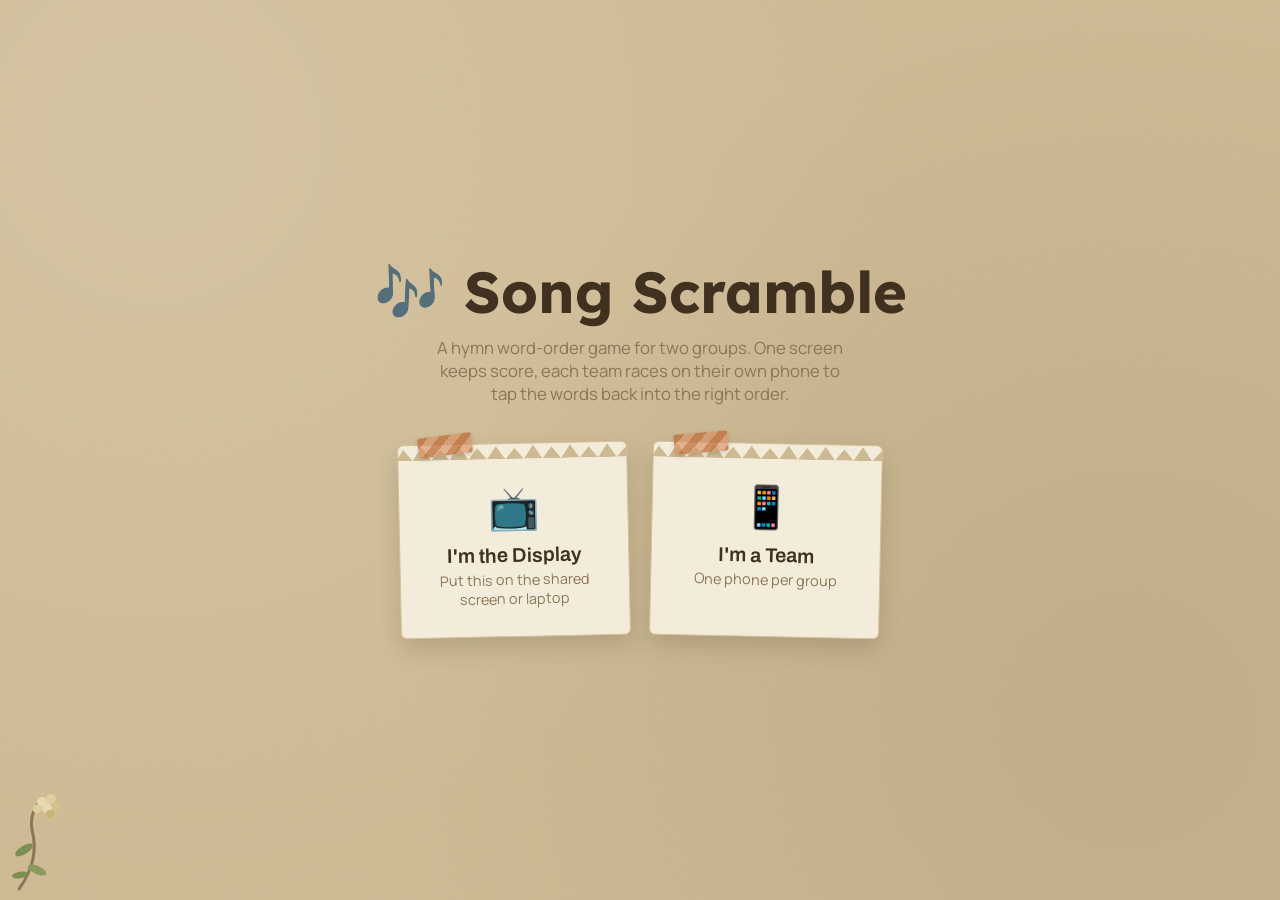
<file: index.html>
<!DOCTYPE html>
<html lang="en">

<head>
  <meta charset="UTF-8" />
  <meta name="viewport" content="width=device-width, initial-scale=1, maximum-scale=1" />
  <title>Song Scramble</title>
  <link rel="preconnect" href="https://fonts.googleapis.com" />
  <link rel="preconnect" href="https://fonts.gstatic.com" crossorigin />
  <link
    href="https://fonts.googleapis.com/css2?family=Lexend:wght@600;700&family=Archivo:opsz,wght@9..144,400;9..144,600;9..144,700&family=Manrope:wght@500;600;700;800&display=swap"
    rel="stylesheet" />
  <link rel="stylesheet" href="style.css" />
</head>

<body>

  <div class="landing">
    <svg class="botanical-accent botanical-accent--landing" aria-hidden="true" width="110" height="100"
      viewBox="0 0 110 100" xmlns="http://www.w3.org/2000/svg" fill="none">
      <path d="M15 95 Q 36 66 28 36 Q 25 18 38 5" stroke="#8a7854" stroke-width="3" stroke-linecap="round" />
      <ellipse cx="20" cy="56" rx="10" ry="4.2" fill="#7c8f52" transform="rotate(-32 20 56)" />
      <ellipse cx="33" cy="76" rx="10" ry="4.2" fill="#8a9b5e" transform="rotate(24 33 76)" />
      <ellipse cx="16" cy="81" rx="8" ry="3.4" fill="#7c8f52" transform="rotate(-8 16 81)" />
      <circle cx="38" cy="8" r="5" fill="#e6d9b0" />
      <circle cx="47" cy="5" r="5" fill="#ddd0a0" />
      <circle cx="43" cy="14" r="5" fill="#e6d9b0" />
      <circle cx="52" cy="12" r="4.4" fill="#d4c38c" />
      <circle cx="33" cy="15" r="4.4" fill="#ddd0a0" />
      <circle cx="46" cy="20" r="4" fill="#c9b573" />
    </svg>

    <h1 class="handwritten">🎶 Song Scramble</h1>
    <p>A hymn word-order game for two groups. One screen keeps score, each team races on their own phone to tap the
      words back into the right order.</p>

    <div class="role-cards">
      <a class="role-card torn-edge" href="host.html">
        <span class="washi-tape washi-tape--small" aria-hidden="true"></span>
        <span class="icon">📺</span>
        <span class="label">I'm the Display</span>
        <span class="sub">Put this on the shared screen or laptop</span>
      </a>
      <a class="role-card torn-edge" href="player.html">
        <span class="washi-tape washi-tape--small" aria-hidden="true"></span>
        <span class="icon">📱</span>
        <span class="label">I'm a Team</span>
        <span class="sub">One phone per group</span>
      </a>
    </div>
  </div>

</body>

</html>
</file>
<file: style.css>
:root {
    --bg-kraft: #cdb992;
    --paper: #f4ecdb;
    --paper-2: #e8dcc0;
    --ink: #3f3020;
    --ink-muted: #8a7658;
    --accent: #c1723f;
    --accent-dark: #9c5a30;
    --good: #7c8f52;
    --bad: #a8462f;
    --line: #d3c19a;
    --radius: 14px;
}

* {
    box-sizing: border-box;
}

html,
body {
    margin: 0;
    padding: 0;
    height: 100%;
    color: var(--ink);
    font-family: "Manrope", sans-serif;
    -webkit-tap-highlight-color: transparent;
}

body {
    min-height: 100vh;
    display: flex;
    flex-direction: column;
    background-color: var(--bg-kraft);
    background-image:
        url("data:image/svg+xml;utf8,<svg xmlns='http://www.w3.org/2000/svg' width='140' height='140'><filter id='n'><feTurbulence type='fractalNoise' baseFrequency='0.85' numOctaves='2' stitchTiles='stitch'/><feColorMatrix type='saturate' values='0'/></filter><rect width='100%25' height='100%25' filter='url(%23n)' opacity='0.06'/></svg>"),
        radial-gradient(circle at 12% 15%, rgba(255, 255, 255, 0.14), transparent 55%),
        radial-gradient(circle at 88% 80%, rgba(0, 0, 0, 0.07), transparent 55%);
    background-blend-mode: overlay, normal, normal;
}

h1,
h2,
h3,
.display {
    font-family: "Archivo", serif;
    font-weight: 600;
    margin: 0;
}

.handwritten {
    font-family: "Lexend", cursive;
    font-weight: 700;
    margin: 0;
    color: var(--ink);
    font-size: clamp(2.4rem, 8vw, 3.6rem);
    line-height: 1;
}

.muted {
    color: var(--ink-muted);
}

.accent {
    color: var(--accent-dark);
}

button {
    font-family: inherit;
    cursor: pointer;
    border: none;
}

button:focus-visible,
a:focus-visible {
    outline: 3px solid var(--accent);
    outline-offset: 2px;
}

/* ---------- Paper card / torn edge / washi tape / botanical accents ---------- */

.paper-card {
    position: relative;
    background: var(--paper);
    border: 1px solid var(--line);
    border-radius: 6px;
    padding: 28px 32px;
    box-shadow: 0 10px 24px rgba(63, 48, 32, 0.16);
}

.torn-edge {
    position: relative;
}

.torn-edge::before {
    content: "";
    position: absolute;
    top: -1px;
    left: -2px;
    right: -2px;
    height: 16px;
    background: var(--bg-kraft);
    clip-path: polygon(0% 100%, 3% 30%, 7% 100%, 11% 15%, 15% 100%, 19% 35%, 23% 100%,
            27% 10%, 31% 100%, 35% 28%, 39% 100%, 43% 18%, 47% 100%, 51% 32%,
            55% 100%, 59% 12%, 63% 100%, 67% 26%, 71% 100%, 75% 16%, 79% 100%,
            83% 30%, 87% 100%, 91% 14%, 95% 100%, 100% 22%, 100% 100%);
}

.washi-tape {
    position: absolute;
    top: -14px;
    left: 26px;
    width: 72px;
    height: 26px;
    background: repeating-linear-gradient(135deg, rgba(193, 114, 63, 0.85) 0 8px, rgba(217, 145, 102, 0.7) 8px 16px);
    opacity: 0.92;
    transform: rotate(-6deg);
    box-shadow: 0 2px 4px rgba(0, 0, 0, 0.15);
    border-radius: 2px;
}

.washi-tape--small {
    width: 54px;
    height: 20px;
    left: 20px;
    top: -10px;
}

.botanical-accent {
    position: absolute;
    pointer-events: none;
}

.botanical-accent--landing {
    bottom: 6px;
    left: 4px;
}

.final .paper-card .botanical-accent {
    bottom: -14px;
    left: -10px;
}

.hidden {
    display: none !important;
}

/* ---------- Landing page ---------- */

.landing {
    position: relative;
    flex: 1;
    display: flex;
    flex-direction: column;
    align-items: center;
    justify-content: center;
    padding: 40px 20px;
    text-align: center;
    gap: 12px;
}

.landing p {
    color: var(--ink-muted);
    max-width: 42ch;
    margin: 4px 0 26px;
    font-size: 1.05rem;
}

.role-cards {
    display: flex;
    gap: 22px;
    flex-wrap: wrap;
    justify-content: center;
}

.role-card {
    background: var(--paper);
    border: 1px solid var(--line);
    border-radius: 6px;
    padding: 34px 30px 28px;
    width: 230px;
    text-decoration: none;
    color: var(--ink);
    box-shadow: 0 10px 22px rgba(63, 48, 32, 0.18);
    transform: rotate(-1.2deg);
    transition: transform 0.15s ease, box-shadow 0.15s ease;
}

.role-card:nth-of-type(2) {
    transform: rotate(1.2deg);
}

.role-card:hover,
.role-card:focus-visible {
    transform: rotate(0deg) translateY(-2px);
    box-shadow: 0 14px 26px rgba(63, 48, 32, 0.22);
}

.role-card .icon {
    font-size: 2.6rem;
    display: block;
    margin-bottom: 10px;
}

.role-card .label {
    display: block;
    font-family: "Archivo", serif;
    font-size: 1.25rem;
    font-weight: 600;
}

.role-card .sub {
    display: block;
    color: var(--ink-muted);
    font-size: 0.9rem;
    margin-top: 4px;
}

/* ---------- Shared panels / forms ---------- */

.panel {
    background: var(--paper);
    border: 1px solid var(--line);
    border-radius: 6px;
    padding: 26px 28px;
    box-shadow: 0 10px 24px rgba(63, 48, 32, 0.14);
}

.field {
    display: flex;
    flex-direction: column;
    gap: 6px;
    text-align: left;
    margin-bottom: 14px;
}

.field label {
    font-size: 0.85rem;
    color: var(--ink-muted);
}

.field input {
    background: var(--paper-2);
    border: 1px solid var(--line);
    border-radius: 8px;
    padding: 12px 14px;
    color: var(--ink);
    font-size: 1rem;
}

.field input:focus-visible {
    outline: 2px solid var(--accent);
}

.primary-btn {
    background: var(--accent);
    color: #fff8ee;
    font-weight: 700;
    border-radius: 10px;
    padding: 13px 20px;
    font-size: 1rem;
    width: 100%;
    box-shadow: 0 4px 10px rgba(156, 90, 48, 0.35);
}

.primary-btn:disabled {
    opacity: 0.4;
    cursor: not-allowed;
    box-shadow: none;
}

.secondary-btn {
    background: transparent;
    border: 1.5px solid var(--accent);
    color: var(--accent-dark);
    border-radius: 10px;
    padding: 10px 18px;
    font-size: 0.95rem;
    font-weight: 600;
}

.secondary-btn:hover {
    background: rgba(193, 114, 63, 0.08);
}

/* ---------- Sentence builder (filled slots) ---------- */

.sentence-builder {
    display: flex;
    flex-wrap: wrap;
    gap: 8px;
    justify-content: center;
    min-height: 46px;
}

.slot {
    min-width: 40px;
    height: 40px;
    padding: 0 10px;
    border-radius: 8px;
    display: flex;
    align-items: center;
    justify-content: center;
    font-weight: 700;
    border: 1.5px dashed var(--line);
    color: var(--ink-muted);
    background: rgba(255, 255, 255, 0.3);
}

.slot.filled {
    background: var(--good);
    color: #fff;
    border-style: solid;
    border-color: var(--good);
    animation: slotPop 0.25s ease-out;
}

@keyframes slotPop {
    0% {
        transform: scale(0.7);
        opacity: 0.4;
    }

    100% {
        transform: scale(1);
        opacity: 1;
    }
}

/* ---------- Word pool tiles ---------- */

.word-pool {
    display: flex;
    flex-wrap: wrap;
    gap: 10px;
    justify-content: center;
}

.word-tile {
    background: var(--paper-2);
    border: 1px solid var(--line);
    border-radius: 8px;
    padding: 12px 16px;
    color: var(--ink);
    font-weight: 600;
    font-size: 1rem;
    transition: transform 0.08s ease, background 0.15s ease, border-color 0.15s ease;
}

.word-tile:active {
    transform: scale(0.95);
}

.word-tile.is-wrong {
    background: var(--bad);
    border-color: var(--bad);
    color: #fff;
}

.word-tile:disabled {
    opacity: 0.4;
    cursor: default;
}

/* ---------- Host page ---------- */

.host-wrap {
    flex: 1;
    display: flex;
    flex-direction: column;
    padding: 22px clamp(16px, 4vw, 48px);
    gap: 18px;
}

.host-topbar {
    display: flex;
    justify-content: space-between;
    align-items: center;
    gap: 16px;
    flex-wrap: wrap;
    font-size: 1.1rem;
}

.score-pill {
    background: var(--paper);
    border: 1px solid var(--line);
    border-radius: 999px;
    padding: 9px 20px;
    display: flex;
    gap: 10px;
    align-items: center;
    font-weight: 700;
}

.score-pill .dot {
    width: 10px;
    height: 10px;
    border-radius: 50%;
    background: var(--accent);
}

.host-stage {
    flex: 1;
    display: flex;
    flex-direction: column;
    align-items: center;
    justify-content: center;
    gap: 26px;
    text-align: center;
}

.clue-section {
    display: flex;
    flex-direction: column;
    align-items: center;
    gap: 12px;
}

.clue-pool {
    display: flex;
    flex-wrap: wrap;
    gap: 12px;
    justify-content: center;
    max-width: 920px;
}

.clue-tile {
    background: var(--paper);
    border: 1px solid var(--line);
    border-radius: 8px;
    padding: 12px 20px;
    font-weight: 700;
    font-size: 1.3rem;
    color: var(--ink);
    box-shadow: 0 4px 10px rgba(63, 48, 32, 0.1);
}

.team-boards {
    width: 100%;
    max-width: 980px;
    display: grid;
    grid-template-columns: 1fr 1fr;
    gap: 20px;
}

@media (max-width: 640px) {
    .team-boards {
        grid-template-columns: 1fr;
    }
}

.team-board {
    background: var(--paper);
    border: 1px solid var(--line);
    border-radius: var(--radius);
    padding: 20px 22px;
    text-align: left;
    box-shadow: 0 8px 18px rgba(63, 48, 32, 0.12);
    transition: background 0.3s ease, border-color 0.3s ease;
}

.team-board.flash-wrong {
    border-color: var(--bad);
    background: rgba(168, 70, 47, 0.16);
}

.team-board .name {
    font-family: "Archivo", serif;
    font-size: 1.6rem;
    margin-bottom: 12px;
}

.team-board .sentence-builder {
    justify-content: flex-start;
    margin-bottom: 10px;
    gap: 10px;
}

.team-board .slot {
    min-width: 56px;
    height: 56px;
    font-size: 1.3rem;
    padding: 0 12px;
}

.progress-label {
    font-size: 1.05rem;
    color: var(--ink-muted);
    margin-top: 4px;
}

.host-controls {
    display: flex;
    align-items: center;
    justify-content: center;
    gap: 18px;
    flex-wrap: wrap;
}

.activity-feed {
    min-height: 26px;
    color: var(--ink-muted);
    font-size: 1.15rem;
}

.reveal-line {
    font-family: "Archivo", serif;
    font-size: clamp(1.6rem, 4vw, 2.6rem);
    color: var(--accent-dark);
    max-width: 34ch;
}

#revealTitle {
    font-size: 1.3rem;
}

/* Lobby */

.lobby {
    flex: 1;
    display: flex;
    flex-direction: column;
    align-items: center;
    justify-content: center;
    text-align: center;
}

.lobby-card {
    display: flex;
    flex-direction: column;
    align-items: center;
    gap: 22px;
    max-width: 560px;
}

.lobby .muted {
    font-size: 1.05rem;
}

.room-code {
    font-family: "Archivo", serif;
    font-size: clamp(3rem, 12vw, 6rem);
    letter-spacing: 0.12em;
    color: var(--accent-dark);
}

.join-info {
    display: flex;
    gap: 24px;
    align-items: center;
    flex-wrap: wrap;
    justify-content: center;
}

.join-info img {
    border-radius: 12px;
    background: #fff;
    padding: 8px;
}

.player-list {
    list-style: none;
    padding: 0;
    margin: 0;
    display: flex;
    gap: 10px;
    flex-wrap: wrap;
    justify-content: center;
}

.player-list li {
    background: var(--paper-2);
    border: 1px solid var(--line);
    border-radius: 999px;
    padding: 8px 16px;
    font-weight: 600;
}

/* Final */

.final {
    flex: 1;
    display: flex;
    flex-direction: column;
    align-items: center;
    justify-content: center;
    gap: 18px;
    text-align: center;
}

.final .paper-card {
    display: flex;
    flex-direction: column;
    align-items: center;
    gap: 16px;
}

.final .winner {
    font-size: clamp(2rem, 5vw, 3rem);
    color: var(--accent-dark);
    font-family: "Archivo", serif;
}

.final-scores {
    display: flex;
    gap: 16px;
    flex-wrap: wrap;
    justify-content: center;
}

.final-score-card {
    background: var(--paper-2);
    border: 1px solid var(--line);
    border-radius: 10px;
    padding: 18px 28px;
    min-width: 140px;
}

.final-score-card .n {
    font-size: 2rem;
    font-family: "Archivo", serif;
    color: var(--accent-dark);
}

/* ---------- Player (team) page ---------- */

.player-wrap {
    flex: 1;
    display: flex;
    flex-direction: column;
    padding: 18px 16px 28px;
    gap: 16px;
    max-width: 520px;
    margin: 0 auto;
    width: 100%;
}

.player-topbar {
    display: flex;
    justify-content: space-between;
    align-items: center;
    font-size: 0.9rem;
    color: var(--ink-muted);
}

.player-stage {
    flex: 1;
    display: flex;
    flex-direction: column;
    gap: 20px;
    justify-content: center;
}

.player-status {
    text-align: center;
    color: var(--ink-muted);
    min-height: 22px;
}

.join-wrap {
    flex: 1;
    display: flex;
    flex-direction: column;
    justify-content: center;
    gap: 16px;
}
</file>
